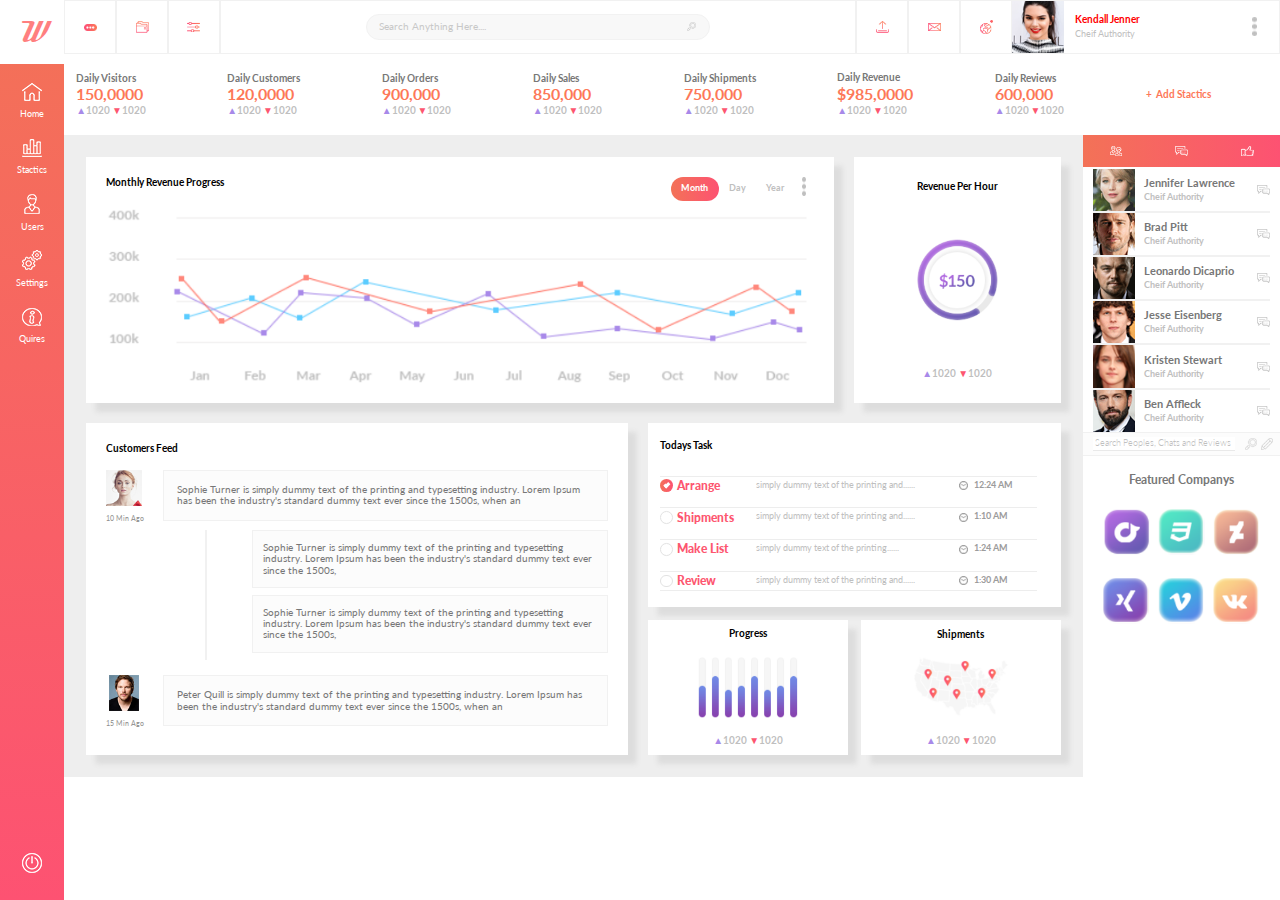
<file: index.htm>
<!DOCTYPE html>
<html lang="en">
<head>
    <meta charset="UTF-8">
    <meta name="viewport" content="width=device-width, initial-scale=1.0">
    
    <link rel="stylesheet" href="./source/style/main.css">
    <link href="https://fonts.googleapis.com/css2?family=Lato:wght@100;300;400;700;900&display=swap" rel="stylesheet">
    <title>Hollywood dashboard</title>
</head>
<body>
<div class="wrapper">
    <nav class="nav">
        <span class="nav__logo">W</span>

      <a class="nav__link" href="#">
        <span class="nav__link__name">Home</span>
      </a>
      <a class="nav__link" href="#">
        <span class="nav__link__name">Stactics</span>
      </a>
      <a class="nav__link" href="#">
        <span class="nav__link__name">Users</span>
      </a>
      <a class="nav__link" href="#">
        <span class="nav__link__name">Settings</span>
      </a>
      <a class="nav__link" href="#">
        <span class="nav__link__name">Quires</span>
      </a>

      <a class="nav__link" href="#"></a> <!-- Nav / Power button (bottom) -->
      <div class="burger-menu"></div>
    </nav> <!--end of Nav -->

  <div class="container">
    <header class="header">

        <div class="header_top">
          <a class="header_top__link" href="#"></a>
          <a class="header_top__link" href="#"></a>
          <a class="header_top__link" href="#"></a>
          <div class="header_top__search">
            <input class="header_top__search--input" type="text" value="Search Anything Here....">
          </div>
          <a class="header_top__link" href="#"></a>
          <a class="header_top__link" href="#"></a>
          <a class="header_top__link" href="#"></a>
          <div class="header_top__person">
            <img class="header_top__person-photo" src="./source/img/header/Person.png" alt="Kendall Jenner">
            <p class="header_top__person-name">Kendall Jenner</p>
            <p class="header_top__person-occupation">Cheif Authority</p>
          </div>
          <div class="header_top__dots">
            <span class="dots"></span>
          </div>
        </div> 
        <!--end of .header_top -->

        <div class="header_bottom">
          <div class="header_bottom__stat">
            <div class="header_bottom__stat--name">Daily Visitors</div>
            <div class="header_bottom__stat--value">150,0000</div>
            <div class="header_bottom__stat--today">
              <div class="header_bottom__stat--today-up">1020</div>
              <div class="header_bottom__stat--today-down">1020</div>
            </div>
          </div>
          <div class="header_bottom__stat">
            <div class="header_bottom__stat--name">Daily Customers</div>
            <div class="header_bottom__stat--value">120,0000</div>
            <div class="header_bottom__stat--today">
              <div class="header_bottom__stat--today-up">1020</div>
              <div class="header_bottom__stat--today-down">1020</div>
            </div>
          </div>
          <div class="header_bottom__stat">
            <div class="header_bottom__stat--name">Daily Orders</div>
            <div class="header_bottom__stat--value">900,000</div>
            <div class="header_bottom__stat--today">
              <div class="header_bottom__stat--today-up">1020</div>
              <div class="header_bottom__stat--today-down">1020</div>
            </div>
          </div>
          <div class="header_bottom__stat">
            <div class="header_bottom__stat--name">Daily Sales</div>
            <div class="header_bottom__stat--value">850,000</div>
            <div class="header_bottom__stat--today">
              <div class="header_bottom__stat--today-up">1020</div>
              <div class="header_bottom__stat--today-down">1020</div>
            </div>
          </div>
          <div class="header_bottom__stat">
            <div class="header_bottom__stat--name">Daily Shipments</div>
            <div class="header_bottom__stat--value">750,000</div>
            <div class="header_bottom__stat--today">
              <div class="header_bottom__stat--today-up">1020</div>
              <div class="header_bottom__stat--today-down">1020</div>
            </div>
          </div>
          <div class="header_bottom__stat">
            <div class="header_bottom__stat--name">Daily Revenue</div>
            <div class="header_bottom__stat--value">$985,0000</div>
            <div class="header_bottom__stat--today">
              <div class="header_bottom__stat--today-up">1020</div>
              <div class="header_bottom__stat--today-down">1020</div>
            </div>
          </div>
          <div class="header_bottom__stat">
            <div class="header_bottom__stat--name">Daily Reviews</div>
            <div class="header_bottom__stat--value">600,000</div>
            <div class="header_bottom__stat--today">
              <div class="header_bottom__stat--today-up">1020</div>
              <div class="header_bottom__stat--today-down">1020</div>
            </div>
          </div>
          <div class="header_bottom__add-stat">+‎&#160;&#160;Add Stactics</div>
        </div> <!--end of .header_bottom -->
    </header> <!--end of header -->

    <main class="main">
      <div class="main__Monthly">
        <div class="main__title">Monthly Revenue Progress</div>
        <div class="main__radio-box">
  
            <input class="main__period-radio" type="radio" name="period" id="period-month" checked>
						<label for="period-month">
							<span class="main__period">Month</span>
            </label>
            <input class="main__period-radio" type="radio" name="period" id="period-day">
						<label for="period-day">
							<span class="main__period">Day</span>
            </label>
            <input class="main__period-radio" type="radio" name="period" id="period-year">
						<label for="period-year">
							<span class="main__period">Year</span>
            </label>
        </div>
        <span class="main__period__dots"></span>

        <img class="main__Monthly__graph" src="./source/img/main/Monthly-graph.png" alt="Monthly Revenue Progress graph">
      </div>
      <div class="main__Revenue">
        <div class="main__title">Revenue Per Hour</div>
        <img class="main__Revenue__graph" src="./source/img/main/Revenue.png" alt="Revenue Per Hour graph">
        <div class="direction--row">
          <div class="header_bottom__stat--today-up">1020</div>
          <div class="header_bottom__stat--today-down">1020</div>
        </div>
      </div>
      <div class="main__Customers">
        <div class="main__title">Customers Feed</div>
        <div class="main__Customers__box">
          <div class="main__Customers__photo-box">
            <img class="main__Customers__photo" src="./source/img/main/Customer-Sophie_Turner.png" alt="Sophie Turner">
            <span class="main__Customers__photo-time">10 Min Ago</span>
          </div>
          <div class="main__Customers__feed-box">
            <span class="main__Customers__feed">
              Sophie Turner is simply dummy text of the printing and 
              typesetting industry. Lorem Ipsum has been the industry's standard dummy text ever since the 1500s, when an
            </span>
            <div class="main__Customers__feed-old">
              <span class="main__Customers__feed">
              Sophie Turner is simply dummy text of the printing and 
              typesetting industry. Lorem Ipsum has been the industry's standard dummy text ever since the 1500s,
              </span>
              <span class="main__Customers__feed">
              Sophie Turner is simply dummy text of the printing and 
              typesetting industry. Lorem Ipsum has been the industry's standard dummy text ever since the 1500s,
              </span>
            </div>
          </div>
        </div>
        <div class="main__Customers__box">
          <div class="main__Customers__photo-box">
            <img class="main__Customers__photo" src="./source/img/main/Customer-Peter_Quill.png" alt="Peter Quill">
            <span class="main__Customers__photo-time">15 Min Ago</span>
          </div>
          <div class="main__Customers__feed-box">
            <span class="main__Customers__feed">
              Peter Quill is simply dummy text of the printing and 
              typesetting industry. Lorem Ipsum has been the industry's standard dummy text ever since the 1500s, when an
            </span>
          </div>
        </div>
      </div>
      <div class="main__box">
        <div class="main__Todays">
          <div class="main__title">Todays Task</div>
          <div class="main__checkbox__container">
            <input class="main__checkbox" type="checkbox" id="c1" name="cc" checked>
            <label for="c1"></label>
            <span class="main__checkbox__name">Arrange</span>
            <span class="main__checkbox__description">simply dummy text of the printing and......</span>
            <span class="main__checkbox__clock">12:24 AM</span>
          </div>
          <div class="main__checkbox__container">
            <input class="main__checkbox" type="checkbox" id="c2" name="cc">
            <label for="c2"></label>
            <span class="main__checkbox__name">Shipments</span>
            <span class="main__checkbox__description">simply dummy text of the printing and......</span>
            <span class="main__checkbox__clock">1:10 AM</span>
          </div>
          <div class="main__checkbox__container">
            <input class="main__checkbox" type="checkbox" id="c3" name="cc">
            <label for="c3"></label>
            <span class="main__checkbox__name">Make List</span>
            <span class="main__checkbox__description">simply dummy text of the printing......</span>
            <span class="main__checkbox__clock">1:24 AM</span>
          </div>
          <div class="main__checkbox__container">
            <input class="main__checkbox" type="checkbox" id="c4" name="cc">
            <label for="c4"></label>
            <span class="main__checkbox__name">Review</span>
            <span class="main__checkbox__description">simply dummy text of the printing and......</span>
            <span class="main__checkbox__clock">1:30 AM</span>
          </div>
        </div>
        <div class="main__box--row">
          <div class="main__Progress">
            <div class="main__title">Progress</div>
            <img class="main__Progress__graph" src="./source/img/main/Progress.png" alt="Progress graph">
            <div class="direction--row">
              <div class="header_bottom__stat--today-up">1020</div>
              <div class="header_bottom__stat--today-down">1020</div>
            </div>
          </div>
          <div class="main__Shipments">
            <div class="main__title">Shipments</div>
            <img class="main__Shipments__graph" src="./source/img/main/Shipments.png" alt="Shipments graph">
            <div class="direction--row">
              <div class="header_bottom__stat--today-up">1020</div>
              <div class="header_bottom__stat--today-down">1020</div>
            </div>
          </div>
      </div>
      </div>
    </main> <!--end of main -->

    <div class="side-box"> <!--start of .side-box >> aside + footer -->
      <aside class="aside">
        <div class="aside__menu">
          <div class="aside__menu__icon"></div>
          <div class="aside__menu__icon"></div>
          <div class="aside__menu__icon"></div>
        </div>

        <div class="aside__actor">
          <img class="aside__actor--photo" src="./source/img/aside/actor-Jennifer_Lawrence.png" alt="Jennifer Lawrence">
          <p class="aside__actor--name">Jennifer Lawrence</p>
        </div>
        <div class="aside__actor">
          <img class="aside__actor--photo" src="./source/img/aside/actor-Brad_Pitt.png" alt="Brad Pitt">
          <p class="aside__actor--name">Brad Pitt</p>
        </div>
        <div class="aside__actor">
          <img class="aside__actor--photo" src="./source/img/aside/actor-Leonardo_Dicaprio.png" alt="Leonardo Dicaprio">
          <p class="aside__actor--name">Leonardo Dicaprio</p>
        </div>
        <div class="aside__actor">
          <img class="aside__actor--photo" src="./source/img/aside/actor-Jesse_Eisenberg.png" alt="Jesse Eisenberg">
          <p class="aside__actor--name">Jesse Eisenberg</p>
        </div>
        <div class="aside__actor">
          <img class="aside__actor--photo" src="./source/img/aside/actor-Kristen_Stewart.png" alt="Kristen Stewart">
          <p class="aside__actor--name">Kristen Stewart</p>
        </div>
        <div class="aside__actor">
          <img class="aside__actor--photo" src="./source/img/aside/actor-Ben_Affleck.png" alt="Ben Affleck">
          <p class="aside__actor--name">Ben Affleck</p>
        </div>
        
        <div class="aside__search">
          <input class="aside__search--input" type="text" value="Search Peoples, Chats and Reviews">
          <button class="aside__search--zoom"></button>
          <button class="aside__search--edit"></button>
        </div>
      </aside> <!--end of aside -->
       
      <footer class="footer">
        <span class="footer__title">Featured Companys</span>
        <div class="footer_box">
          <div class="footer__link"></div>
          <div class="footer__link"></div>
          <div class="footer__link"></div>
          <div class="footer__link"></div>
          <div class="footer__link"></div>
          <div class="footer__link"></div>
        </div>
      </footer> <!--end of footer -->
    </div> <!--end of .side-box -->

  </div> <!--end of .container -->
</div> <!--end of .wrapper -->
</body>
</html>
</file>
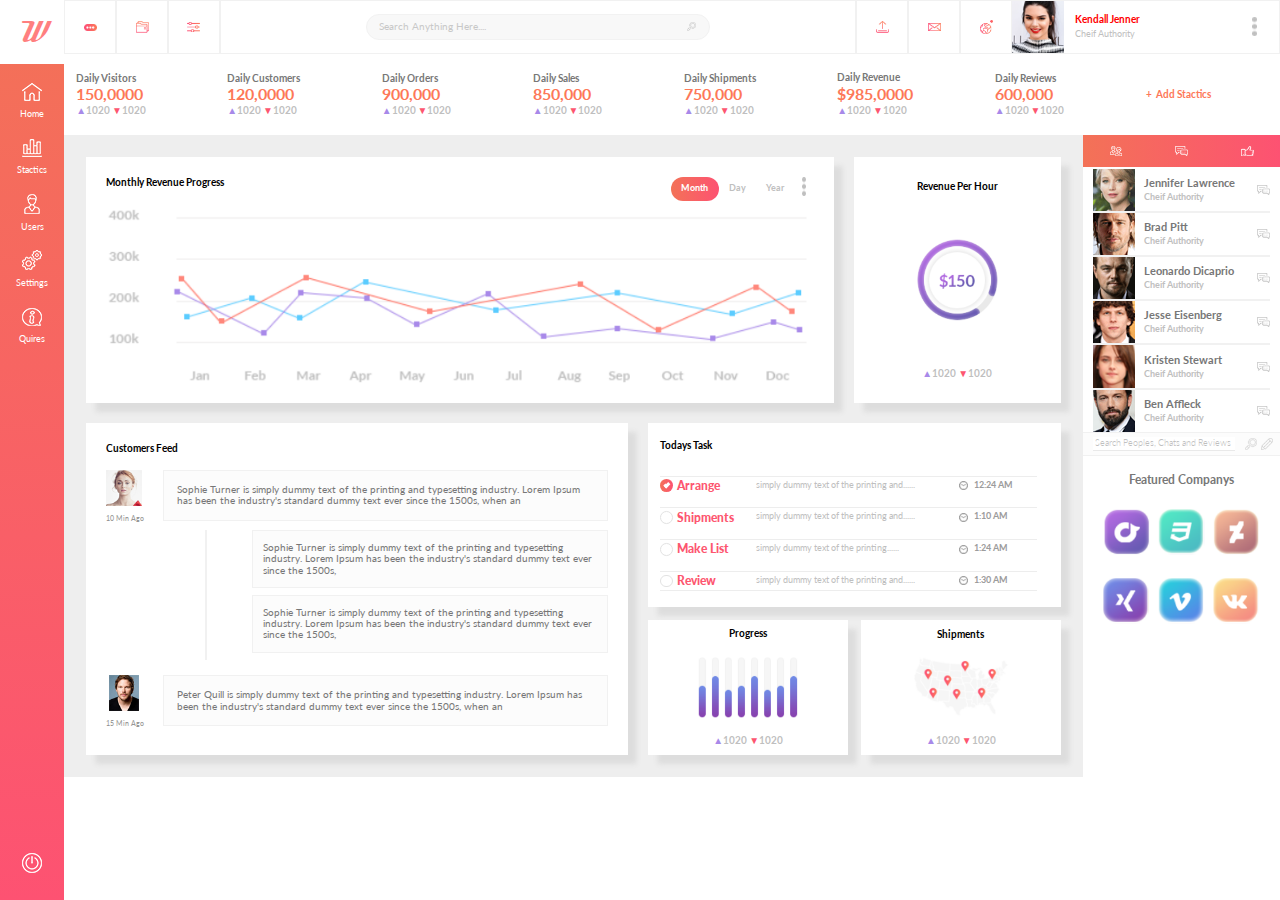
<file: index.html>
<!DOCTYPE html>
<html lang="en">
<head>
    <meta charset="UTF-8">
    <meta name="viewport" content="width=device-width, initial-scale=1.0">
    
    <link rel="stylesheet" href="./source/style/main.css">
    <link href="https://fonts.googleapis.com/css2?family=Lato:wght@100;300;400;700;900&display=swap" rel="stylesheet">
    <title>Hollywood dashboard</title>
</head>
<body>
<div class="wrapper">
    <nav class="nav">
        <span class="nav__logo">W</span>

      <a class="nav__link" href="#">
        <span class="nav__link__name">Home</span>
      </a>
      <a class="nav__link" href="#">
        <span class="nav__link__name">Stactics</span>
      </a>
      <a class="nav__link" href="#">
        <span class="nav__link__name">Users</span>
      </a>
      <a class="nav__link" href="#">
        <span class="nav__link__name">Settings</span>
      </a>
      <a class="nav__link" href="#">
        <span class="nav__link__name">Quires</span>
      </a>

      <a class="nav__link" href="#"></a> <!-- Nav / Power button (bottom) -->
      <div class="burger-menu"></div>
    </nav> <!--end of Nav -->

  <div class="container">
    <header class="header">

        <div class="header_top">
          <a class="header_top__link" href="#"></a>
          <a class="header_top__link" href="#"></a>
          <a class="header_top__link" href="#"></a>
          <div class="header_top__search">
            <input class="header_top__search--input" type="text" value="Search Anything Here....">
          </div>
          <a class="header_top__link" href="#"></a>
          <a class="header_top__link" href="#"></a>
          <a class="header_top__link" href="#"></a>
          <div class="header_top__person">
            <img class="header_top__person-photo" src="./source/img/header/Person.png" alt="Kendall Jenner">
            <p class="header_top__person-name">Kendall Jenner</p>
            <p class="header_top__person-occupation">Cheif Authority</p>
          </div>
          <div class="header_top__dots">
            <span class="dots"></span>
          </div>
        </div> 
        <!--end of .header_top -->

        <div class="header_bottom">
          <div class="header_bottom__stat">
            <div class="header_bottom__stat--name">Daily Visitors</div>
            <div class="header_bottom__stat--value">150,0000</div>
            <div class="header_bottom__stat--today">
              <div class="header_bottom__stat--today-up">1020</div>
              <div class="header_bottom__stat--today-down">1020</div>
            </div>
          </div>
          <div class="header_bottom__stat">
            <div class="header_bottom__stat--name">Daily Customers</div>
            <div class="header_bottom__stat--value">120,0000</div>
            <div class="header_bottom__stat--today">
              <div class="header_bottom__stat--today-up">1020</div>
              <div class="header_bottom__stat--today-down">1020</div>
            </div>
          </div>
          <div class="header_bottom__stat">
            <div class="header_bottom__stat--name">Daily Orders</div>
            <div class="header_bottom__stat--value">900,000</div>
            <div class="header_bottom__stat--today">
              <div class="header_bottom__stat--today-up">1020</div>
              <div class="header_bottom__stat--today-down">1020</div>
            </div>
          </div>
          <div class="header_bottom__stat">
            <div class="header_bottom__stat--name">Daily Sales</div>
            <div class="header_bottom__stat--value">850,000</div>
            <div class="header_bottom__stat--today">
              <div class="header_bottom__stat--today-up">1020</div>
              <div class="header_bottom__stat--today-down">1020</div>
            </div>
          </div>
          <div class="header_bottom__stat">
            <div class="header_bottom__stat--name">Daily Shipments</div>
            <div class="header_bottom__stat--value">750,000</div>
            <div class="header_bottom__stat--today">
              <div class="header_bottom__stat--today-up">1020</div>
              <div class="header_bottom__stat--today-down">1020</div>
            </div>
          </div>
          <div class="header_bottom__stat">
            <div class="header_bottom__stat--name">Daily Revenue</div>
            <div class="header_bottom__stat--value">$985,0000</div>
            <div class="header_bottom__stat--today">
              <div class="header_bottom__stat--today-up">1020</div>
              <div class="header_bottom__stat--today-down">1020</div>
            </div>
          </div>
          <div class="header_bottom__stat">
            <div class="header_bottom__stat--name">Daily Reviews</div>
            <div class="header_bottom__stat--value">600,000</div>
            <div class="header_bottom__stat--today">
              <div class="header_bottom__stat--today-up">1020</div>
              <div class="header_bottom__stat--today-down">1020</div>
            </div>
          </div>
          <div class="header_bottom__add-stat">+‎&#160;&#160;Add Stactics</div>
        </div> <!--end of .header_bottom -->
    </header> <!--end of header -->

    <main class="main">
      <div class="main__Monthly">
        <div class="main__title">Monthly Revenue Progress</div>
        <div class="main__radio-box">
  
          <input class="main__period-radio" type="radio" name="period" id="period-month" checked>
					<label for="period-month">
						<span class="main__period">Month</span>
          </label>
          <input class="main__period-radio" type="radio" name="period" id="period-day">
					<label for="period-day">
						<span class="main__period">Day</span>
          </label>
          <input class="main__period-radio" type="radio" name="period" id="period-year">
					<label for="period-year">
						<span class="main__period">Year</span>
          </label>
        </div>
        <span class="main__period__dots"></span>

        <img class="main__Monthly__graph" src="./source/img/main/Monthly-graph.png" alt="Monthly Revenue Progress graph">
      </div>
      <div class="main__Revenue">
        <div class="main__title">Revenue Per Hour</div>
        <img class="main__Revenue__graph" src="./source/img/main/Revenue.png" alt="Revenue Per Hour graph">
        <div class="direction--row">
          <div class="header_bottom__stat--today-up">1020</div>
          <div class="header_bottom__stat--today-down">1020</div>
        </div>
      </div>
      <div class="main__Customers">
        <div class="main__title">Customers Feed</div>
        <div class="main__Customers__box">
          <div class="main__Customers__photo-box">
            <img class="main__Customers__photo" src="./source/img/main/Customer-Sophie_Turner.png" alt="Sophie Turner">
            <span class="main__Customers__photo-time">10 Min Ago</span>
          </div>
          <div class="main__Customers__feed-box">
            <span class="main__Customers__feed">
              Sophie Turner is simply dummy text of the printing and 
              typesetting industry. Lorem Ipsum has been the industry's standard dummy text ever since the 1500s, when an
            </span>
            <div class="main__Customers__feed-old">
              <span class="main__Customers__feed">
              Sophie Turner is simply dummy text of the printing and 
              typesetting industry. Lorem Ipsum has been the industry's standard dummy text ever since the 1500s,
              </span>
              <span class="main__Customers__feed">
              Sophie Turner is simply dummy text of the printing and 
              typesetting industry. Lorem Ipsum has been the industry's standard dummy text ever since the 1500s,
              </span>
            </div>
          </div>
        </div>
        <div class="main__Customers__box">
          <div class="main__Customers__photo-box">
            <img class="main__Customers__photo" src="./source/img/main/Customer-Peter_Quill.png" alt="Peter Quill">
            <span class="main__Customers__photo-time">15 Min Ago</span>
          </div>
          <div class="main__Customers__feed-box">
            <span class="main__Customers__feed">
              Peter Quill is simply dummy text of the printing and 
              typesetting industry. Lorem Ipsum has been the industry's standard dummy text ever since the 1500s, when an
            </span>
          </div>
        </div>
      </div>
      <div class="main__box">
        <div class="main__Todays">
          <div class="main__title">Todays Task</div>
          <div class="main__checkbox__container">
            <input class="main__checkbox" type="checkbox" id="c1" name="cc" checked>
            <label for="c1"></label>
            <span class="main__checkbox__name">Arrange</span>
            <span class="main__checkbox__description">simply dummy text of the printing and......</span>
            <span class="main__checkbox__clock">12:24 AM</span>
          </div>
          <div class="main__checkbox__container">
            <input class="main__checkbox" type="checkbox" id="c2" name="cc">
            <label for="c2"></label>
            <span class="main__checkbox__name">Shipments</span>
            <span class="main__checkbox__description">simply dummy text of the printing and......</span>
            <span class="main__checkbox__clock">1:10 AM</span>
          </div>
          <div class="main__checkbox__container">
            <input class="main__checkbox" type="checkbox" id="c3" name="cc">
            <label for="c3"></label>
            <span class="main__checkbox__name">Make List</span>
            <span class="main__checkbox__description">simply dummy text of the printing......</span>
            <span class="main__checkbox__clock">1:24 AM</span>
          </div>
          <div class="main__checkbox__container">
            <input class="main__checkbox" type="checkbox" id="c4" name="cc">
            <label for="c4"></label>
            <span class="main__checkbox__name">Review</span>
            <span class="main__checkbox__description">simply dummy text of the printing and......</span>
            <span class="main__checkbox__clock">1:30 AM</span>
          </div>
        </div>
        <div class="main__box--row">
          <div class="main__Progress">
            <div class="main__title">Progress</div>
            <img class="main__Progress__graph" src="./source/img/main/Progress.png" alt="Progress graph">
            <div class="direction--row">
              <div class="header_bottom__stat--today-up">1020</div>
              <div class="header_bottom__stat--today-down">1020</div>
            </div>
          </div>
          <div class="main__Shipments">
            <div class="main__title">Shipments</div>
            <img class="main__Shipments__graph" src="./source/img/main/Shipments.png" alt="Shipments graph">
            <div class="direction--row">
              <div class="header_bottom__stat--today-up">1020</div>
              <div class="header_bottom__stat--today-down">1020</div>
            </div>
          </div>
      </div>
      </div>
    </main> <!--end of main -->

    <div class="side-box"> <!--start of .side-box >> aside + footer -->
      <aside class="aside">
        <div class="aside__menu">
          <div class="aside__menu__icon"></div>
          <div class="aside__menu__icon"></div>
          <div class="aside__menu__icon"></div>
        </div>

        <div class="aside__actor">
          <img class="aside__actor--photo" src="./source/img/aside/actor-Jennifer_Lawrence.png" alt="Jennifer Lawrence">
          <p class="aside__actor--name">Jennifer Lawrence</p>
        </div>
        <div class="aside__actor">
          <img class="aside__actor--photo" src="./source/img/aside/actor-Brad_Pitt.png" alt="Brad Pitt">
          <p class="aside__actor--name">Brad Pitt</p>
        </div>
        <div class="aside__actor">
          <img class="aside__actor--photo" src="./source/img/aside/actor-Leonardo_Dicaprio.png" alt="Leonardo Dicaprio">
          <p class="aside__actor--name">Leonardo Dicaprio</p>
        </div>
        <div class="aside__actor">
          <img class="aside__actor--photo" src="./source/img/aside/actor-Jesse_Eisenberg.png" alt="Jesse Eisenberg">
          <p class="aside__actor--name">Jesse Eisenberg</p>
        </div>
        <div class="aside__actor">
          <img class="aside__actor--photo" src="./source/img/aside/actor-Kristen_Stewart.png" alt="Kristen Stewart">
          <p class="aside__actor--name">Kristen Stewart</p>
        </div>
        <div class="aside__actor">
          <img class="aside__actor--photo" src="./source/img/aside/actor-Ben_Affleck.png" alt="Ben Affleck">
          <p class="aside__actor--name">Ben Affleck</p>
        </div>
        
        <div class="aside__search">
          <input class="aside__search--input" type="text" value="Search Peoples, Chats and Reviews">
          <button class="aside__search--zoom"></button>
          <button class="aside__search--edit"></button>
        </div>
      </aside> <!--end of aside -->
       
      <footer class="footer">
        <span class="footer__title">Featured Companys</span>
        <div class="footer_box">
          <div class="footer__link"></div>
          <div class="footer__link"></div>
          <div class="footer__link"></div>
          <div class="footer__link"></div>
          <div class="footer__link"></div>
          <div class="footer__link"></div>
        </div>
      </footer> <!--end of footer -->
    </div> <!--end of .side-box -->

  </div> <!--end of .container -->
</div> <!--end of .wrapper -->
</body>
</html>
</file>
<file: source/style/main.css>
@charset "UTF-8";
/*! normalize.css v8.0.1 | MIT License | github.com/necolas/normalize.css */
/* Document
   ========================================================================== */
/**
 * 1. Correct the line height in all browsers.
 * 2. Prevent adjustments of font size after orientation changes in iOS.
 */
html {
  line-height: 1.15;
  /* 1 */
  -webkit-text-size-adjust: 100%;
  /* 2 */
}

/* Sections
     ========================================================================== */
/**
   * Remove the margin in all browsers.
   */
body {
  margin: 0;
}

/**
   * Render the `main` element consistently in IE.
   */
main {
  display: block;
}

/**
   * Correct the font size and margin on `h1` elements within `section` and
   * `article` contexts in Chrome, Firefox, and Safari.
   */
h1 {
  font-size: 2em;
  margin: 0.67em 0;
}

/* Grouping content
     ========================================================================== */
/**
   * 1. Add the correct box sizing in Firefox.
   * 2. Show the overflow in Edge and IE.
   */
hr {
  -webkit-box-sizing: content-box;
          box-sizing: content-box;
  /* 1 */
  height: 0;
  /* 1 */
  overflow: visible;
  /* 2 */
}

/**
   * 1. Correct the inheritance and scaling of font size in all browsers.
   * 2. Correct the odd `em` font sizing in all browsers.
   */
pre {
  font-family: monospace, monospace;
  /* 1 */
  font-size: 1em;
  /* 2 */
}

/* Text-level semantics
     ========================================================================== */
/**
   * Remove the gray background on active links in IE 10.
   */
a {
  background-color: transparent;
}

/**
   * 1. Remove the bottom border in Chrome 57-
   * 2. Add the correct text decoration in Chrome, Edge, IE, Opera, and Safari.
   */
abbr[title] {
  border-bottom: none;
  /* 1 */
  text-decoration: underline;
  /* 2 */
  -webkit-text-decoration: underline dotted;
          text-decoration: underline dotted;
  /* 2 */
}

/**
   * Add the correct font weight in Chrome, Edge, and Safari.
   */
b,
strong {
  font-weight: bolder;
}

/**
   * 1. Correct the inheritance and scaling of font size in all browsers.
   * 2. Correct the odd `em` font sizing in all browsers.
   */
code,
kbd,
samp {
  font-family: monospace, monospace;
  /* 1 */
  font-size: 1em;
  /* 2 */
}

/**
   * Add the correct font size in all browsers.
   */
small {
  font-size: 80%;
}

/**
   * Prevent `sub` and `sup` elements from affecting the line height in
   * all browsers.
   */
sub,
sup {
  font-size: 75%;
  line-height: 0;
  position: relative;
  vertical-align: baseline;
}

sub {
  bottom: -0.25em;
}

sup {
  top: -0.5em;
}

/* Embedded content
     ========================================================================== */
/**
   * Remove the border on images inside links in IE 10.
   */
img {
  border-style: none;
}

/* Forms
     ========================================================================== */
/**
   * 1. Change the font styles in all browsers.
   * 2. Remove the margin in Firefox and Safari.
   */
button,
input,
optgroup,
select,
textarea {
  font-family: inherit;
  /* 1 */
  font-size: 100%;
  /* 1 */
  line-height: 1.15;
  /* 1 */
  margin: 0;
  /* 2 */
}

/**
   * Show the overflow in IE.
   * 1. Show the overflow in Edge.
   */
button,
input {
  /* 1 */
  overflow: visible;
}

/**
   * Remove the inheritance of text transform in Edge, Firefox, and IE.
   * 1. Remove the inheritance of text transform in Firefox.
   */
button,
select {
  /* 1 */
  text-transform: none;
}

/**
   * Correct the inability to style clickable types in iOS and Safari.
   */
button,
[type="button"],
[type="reset"],
[type="submit"] {
  -webkit-appearance: button;
}

/**
   * Remove the inner border and padding in Firefox.
   */
button::-moz-focus-inner,
[type="button"]::-moz-focus-inner,
[type="reset"]::-moz-focus-inner,
[type="submit"]::-moz-focus-inner {
  border-style: none;
  padding: 0;
}

/**
   * Restore the focus styles unset by the previous rule.
   */
button:-moz-focusring,
[type="button"]:-moz-focusring,
[type="reset"]:-moz-focusring,
[type="submit"]:-moz-focusring {
  outline: 1px dotted ButtonText;
}

/**
   * Correct the padding in Firefox.
   */
fieldset {
  padding: 0.35em 0.75em 0.625em;
}

/**
   * 1. Correct the text wrapping in Edge and IE.
   * 2. Correct the color inheritance from `fieldset` elements in IE.
   * 3. Remove the padding so developers are not caught out when they zero out
   *    `fieldset` elements in all browsers.
   */
legend {
  -webkit-box-sizing: border-box;
          box-sizing: border-box;
  /* 1 */
  color: inherit;
  /* 2 */
  display: table;
  /* 1 */
  max-width: 100%;
  /* 1 */
  padding: 0;
  /* 3 */
  white-space: normal;
  /* 1 */
}

/**
   * Add the correct vertical alignment in Chrome, Firefox, and Opera.
   */
progress {
  vertical-align: baseline;
}

/**
   * Remove the default vertical scrollbar in IE 10+.
   */
textarea {
  overflow: auto;
}

/**
   * 1. Add the correct box sizing in IE 10.
   * 2. Remove the padding in IE 10.
   */
[type="checkbox"],
[type="radio"] {
  -webkit-box-sizing: border-box;
          box-sizing: border-box;
  /* 1 */
  padding: 0;
  /* 2 */
}

/**
   * Correct the cursor style of increment and decrement buttons in Chrome.
   */
[type="number"]::-webkit-inner-spin-button,
[type="number"]::-webkit-outer-spin-button {
  height: auto;
}

/**
   * 1. Correct the odd appearance in Chrome and Safari.
   * 2. Correct the outline style in Safari.
   */
[type="search"] {
  -webkit-appearance: textfield;
  /* 1 */
  outline-offset: -2px;
  /* 2 */
}

/**
   * Remove the inner padding in Chrome and Safari on macOS.
   */
[type="search"]::-webkit-search-decoration {
  -webkit-appearance: none;
}

/**
   * 1. Correct the inability to style clickable types in iOS and Safari.
   * 2. Change font properties to `inherit` in Safari.
   */
::-webkit-file-upload-button {
  -webkit-appearance: button;
  /* 1 */
  font: inherit;
  /* 2 */
}

/* Interactive
     ========================================================================== */
/*
   * Add the correct display in Edge, IE 10+, and Firefox.
   */
details {
  display: block;
}

/*
   * Add the correct display in all browsers.
   */
summary {
  display: list-item;
}

/* Misc
     ========================================================================== */
/**
   * Add the correct display in IE 10+.
   */
template {
  display: none;
}

/**
   * Add the correct display in IE 10.
   */
[hidden] {
  display: none;
}

.wrapper {
  min-width: 320px;
  min-height: 720px;
  max-width: 1366px;
  font-family: 'Lato', sans-serif;
  display: -webkit-box;
  display: -ms-flexbox;
  display: flex;
  -webkit-box-orient: horizontal;
  -webkit-box-direction: normal;
      -ms-flex-direction: row;
          flex-direction: row;
  -ms-flex-wrap: wrap;
      flex-wrap: wrap;
}

.container {
  display: -webkit-box;
  display: -ms-flexbox;
  display: flex;
  width: 100%;
  height: auto;
  -webkit-box-orient: horizontal;
  -webkit-box-direction: normal;
      -ms-flex-direction: row;
          flex-direction: row;
  -ms-flex-wrap: wrap;
      flex-wrap: wrap;
  -webkit-box-pack: start;
      -ms-flex-pack: start;
          justify-content: flex-start;
  -ms-flex-line-pack: start;
      align-content: flex-start;
  margin-left: 5vw;
}

@font-face {
  font-family: 'Deftone Stylus';
  /* Гарнитура шрифта */
  src: url("../../source/fonts/Deftone_Stylus.ttf");
  /* Путь к файлу со шрифтом */
}

.nav {
  display: -webkit-box;
  display: -ms-flexbox;
  display: flex;
  -webkit-box-orient: vertical;
  -webkit-box-direction: normal;
      -ms-flex-direction: column;
          flex-direction: column;
  position: fixed;
  width: 5vw;
  height: 100vh;
  background: -webkit-gradient(linear, left top, left bottom, from(#f37257), to(#fd5272));
  background: linear-gradient(to bottom, #f37257, #fd5272);
  text-decoration: none;
}

.nav__logo {
  display: -webkit-box;
  display: -ms-flexbox;
  display: flex;
  width: 5vw;
  height: 5vw;
  -webkit-box-orient: vertical;
  -webkit-box-direction: normal;
      -ms-flex-direction: column;
          flex-direction: column;
  -ms-flex-wrap: wrap;
      flex-wrap: wrap;
  -webkit-box-pack: center;
      -ms-flex-pack: center;
          justify-content: center;
  -ms-flex-line-pack: center;
      align-content: center;
  background-color: #FFFFFF;
  color: rgba(255, 0, 0, 0.5);
  font-family: 'Deftone Stylus', arial;
  font-size: 2.5vw;
}

.nav__link {
  display: -webkit-box;
  display: -ms-flexbox;
  display: flex;
  width: auto;
  height: auto;
  -webkit-box-orient: vertical;
  -webkit-box-direction: normal;
      -ms-flex-direction: column;
          flex-direction: column;
  -ms-flex-wrap: wrap;
      flex-wrap: wrap;
  -webkit-box-pack: end;
      -ms-flex-pack: end;
          justify-content: flex-end;
  -ms-flex-line-pack: center;
      align-content: center;
  -webkit-box-flex: 1;
      -ms-flex-positive: 1;
          flex-grow: 1;
  text-decoration: none;
}

.nav__link__name {
  font-size: calc(5px + 0.4vmin);
  color: #FFFFFF;
}

.nav__link:nth-child(2) {
  background: url("../../source/img/nav/home.png") no-repeat center;
}

.nav__link:nth-child(3) {
  background: url("../../source/img/nav/bar-chart.png") no-repeat center;
}

.nav__link:nth-child(4) {
  background: url("../../source/img/nav/user.png") no-repeat center;
}

.nav__link:nth-child(5) {
  background: url("../../source/img/nav/settings.png") no-repeat center;
}

.nav__link:nth-child(6) {
  background: url("../../source/img/nav/information.png") no-repeat center;
}

.nav__link:nth-child(7) {
  -webkit-box-flex: 12;
      -ms-flex-positive: 12;
          flex-grow: 12;
  background: url("../../source/img/nav/power-button.png") no-repeat;
  background-position: 50% 95%;
}

.burger-menu {
  width: 5vw;
  height: 5vw;
}

.burger-menu::before {
  content: "";
  position: absolute;
  bottom: 1vw;
  width: 2.5vw;
  height: 0.55556vw;
  background-color: #FFFFFF;
  border-radius: 0.5vw;
}

.burger-menu {
  display: none;
  position: relative;
  top: 2.25vw;
  right: 1vw;
  width: 2.5vw;
  height: 0.55556vw;
  background-color: #FFFFFF;
  border-radius: 0.5vw;
  -webkit-transition: -webkit-transform 2s;
  transition: -webkit-transform 2s;
  transition: transform 2s;
  transition: transform 2s, -webkit-transform 2s;
}

.burger-menu::after {
  position: absolute;
  content: "";
  top: 1vw;
  width: 2.5vw;
  height: 0.55556vw;
  background-color: #FFFFFF;
  border-radius: 0.5vw;
}

.burger-menu:hover {
  -webkit-transform: rotate(360deg);
          transform: rotate(360deg);
}

.header {
  display: -webkit-box;
  display: -ms-flexbox;
  display: flex;
  -webkit-box-orient: vertical;
  -webkit-box-direction: normal;
      -ms-flex-direction: column;
          flex-direction: column;
  -webkit-box-pack: start;
      -ms-flex-pack: start;
          justify-content: flex-start;
  width: 100%;
  height: 15vmin;
  font-weight: bold;
  font-size: calc(6px + 0.77vmin);
}

.header_top {
  display: -webkit-box;
  display: -ms-flexbox;
  display: flex;
  -webkit-box-orient: horizontal;
  -webkit-box-direction: normal;
      -ms-flex-direction: row;
          flex-direction: row;
  height: 40%;
  width: 100%;
}

.header_top__link, .header_top__dots, .header_top__search, .header_top__person {
  display: -webkit-box;
  display: -ms-flexbox;
  display: flex;
  -webkit-box-flex: 1;
      -ms-flex-positive: 1;
          flex-grow: 1;
  border: 1px #F1F1F1 solid;
}

.header_top__link:nth-child(1) {
  background: url("../../source/img/header/more.png") no-repeat center;
  background-size: 1vmax;
}

.header_top__link:nth-child(2) {
  background: url("../../source/img/header/folder.png") no-repeat center;
  background-size: 1vmax;
}

.header_top__link:nth-child(3) {
  background: url("../../source/img/header/settings.png") no-repeat center;
  background-size: 1vmax;
}

.header_top__link:nth-child(5) {
  background: url("../../source/img/header/upload.png") no-repeat center;
  background-size: 1vmax;
}

.header_top__link:nth-child(6) {
  background: url("../../source/img/header/mail.png") no-repeat center;
  background-size: 1vmax;
}

.header_top__link:nth-child(7) {
  background: url("../../source/img/header/globe.png") no-repeat center;
  background-size: 1vmax;
}

.header_top__search {
  display: -webkit-box;
  display: -ms-flexbox;
  display: flex;
  -webkit-box-orient: horizontal;
  -webkit-box-direction: normal;
      -ms-flex-direction: row;
          flex-direction: row;
  -webkit-box-pack: center;
      -ms-flex-pack: center;
          justify-content: center;
  -ms-flex-line-pack: center;
      align-content: center;
  -ms-flex-wrap: wrap;
      flex-wrap: wrap;
  -webkit-box-flex: 10;
      -ms-flex-positive: 10;
          flex-grow: 10;
}

.header_top__search--input {
  width: 50%;
  padding: 1% 2%;
  border: 1px #F2F2F2 solid;
  border-radius: 3vmin;
  background: url("../../source/img/header/zoom-in.png") no-repeat 96%;
  background-size: 1vmin;
  background-color: #F8F8F8;
  color: #C8C8C8;
  font-size: calc(5px + 0.55vmin);
}

.header_top__person {
  display: -webkit-box;
  display: -ms-flexbox;
  display: flex;
  -webkit-box-orient: vertical;
  -webkit-box-direction: normal;
      -ms-flex-direction: column;
          flex-direction: column;
  -webkit-box-pack: center;
      -ms-flex-pack: center;
          justify-content: center;
  -ms-flex-line-pack: start;
      align-content: flex-start;
  -ms-flex-wrap: wrap;
      flex-wrap: wrap;
  -webkit-box-flex: 2;
      -ms-flex-positive: 2;
          flex-grow: 2;
  border-left: none;
  border-right: none;
}

.header_top__person-photo {
  height: 100%;
  -o-object-fit: contain;
     object-fit: contain;
}

.header_top__person-name {
  margin: 0 0 2% 5%;
  font-size: calc(5px + 0.55vmin);
  color: red;
}

.header_top__person-occupation {
  margin: 0 0 0 5%;
  font-size: calc(5px + 0.4vmin);
  font-weight: 400;
  color: #BFBFBF;
}

.header_top__dots {
  display: -webkit-box;
  display: -ms-flexbox;
  display: flex;
  border-left: none;
}

.dots {
  -webkit-box-flex: 1;
      -ms-flex-positive: 1;
          flex-grow: 1;
  background: url("../../source/img/header/Ellipse3.png") no-repeat center;
  background-size: 0.5vmin;
}

.header_bottom {
  height: 60%;
  display: -webkit-box;
  display: -ms-flexbox;
  display: flex;
  -webkit-box-orient: horizontal;
  -webkit-box-direction: normal;
      -ms-flex-direction: row;
          flex-direction: row;
  overflow-x: auto;
}

.header_bottom__stat, .header_bottom__add-stat {
  display: -webkit-box;
  display: -ms-flexbox;
  display: flex;
  -webkit-box-orient: vertical;
  -webkit-box-direction: normal;
      -ms-flex-direction: column;
          flex-direction: column;
  -webkit-box-pack: center;
      -ms-flex-pack: center;
          justify-content: center;
  -ms-flex-line-pack: center;
      align-content: center;
  -ms-flex-wrap: nowrap;
      flex-wrap: nowrap;
  -webkit-box-flex: 1;
      -ms-flex-positive: 1;
          flex-grow: 1;
  padding-left: 1%;
}

.header_bottom__add-stat {
  color: #FD7858;
  font-size: calc(5px + 0.55vmin);
}

.header_bottom__stat--name, .header_bottom__stat--value, .header_bottom__stat--today {
  display: -webkit-box;
  display: -ms-flexbox;
  display: flex;
  -webkit-box-orient: horizontal;
  -webkit-box-direction: normal;
      -ms-flex-direction: row;
          flex-direction: row;
  -webkit-box-pack: left;
      -ms-flex-pack: left;
          justify-content: left;
  -ms-flex-line-pack: center;
      align-content: center;
  -ms-flex-wrap: nowrap;
      flex-wrap: nowrap;
}

.header_bottom__stat--name, .header_bottom__stat--today-up, .header_bottom__stat--today-down {
  color: #777777;
  font-weight: bold;
  font-size: calc(5px + 0.55vmin);
}

.header_bottom__stat--value {
  margin: 1% 0;
  color: #FD7858;
  font-weight: bold;
  font-size: calc(6px + 1.1vmin);
}

.header_bottom__stat--today-up, .header_bottom__stat--today-down {
  color: #BFBFBF;
}

.header_bottom__stat--today-up::before {
  content: "\25B2";
  color: #A889E9;
}

.header_bottom__stat--today-down::before {
  content: "\00A0\25BC";
  color: #FD5670;
}

.main {
  display: -webkit-box;
  display: -ms-flexbox;
  display: flex;
  width: 79%;
  height: auto;
  -webkit-box-orient: horizontal;
  -webkit-box-direction: normal;
      -ms-flex-direction: row;
          flex-direction: row;
  -ms-flex-wrap: wrap;
      flex-wrap: wrap;
  -webkit-box-pack: justify;
      -ms-flex-pack: justify;
          justify-content: space-between;
  -ms-flex-line-pack: start;
      align-content: flex-start;
  -webkit-box-flex: 1;
      -ms-flex: auto;
          flex: auto;
  border: 1vw solid #EEEEEE;
  -webkit-box-sizing: border-box;
          box-sizing: border-box;
  background-color: #EEEEEE;
}

.main__Monthly, .main__Revenue, .main__Customers, .main__Todays, .main__Progress, .main__Shipments {
  display: -webkit-box;
  display: -ms-flexbox;
  display: flex;
  margin: 1%;
  -webkit-box-sizing: border-box;
          box-sizing: border-box;
  background-color: #FFFFFF;
  -webkit-box-shadow: 0.7vw 1vh 5px #DDDDDD;
          box-shadow: 0.7vw 1vh 5px #DDDDDD;
}

.main__Todays, .main__Progress, .main__Shipments {
  margin: 0;
}

.main__Revenue, .main__Progress, .main__Shipments {
  display: -webkit-box;
  display: -ms-flexbox;
  display: flex;
  -webkit-box-orient: vertical;
  -webkit-box-direction: normal;
      -ms-flex-direction: column;
          flex-direction: column;
  -ms-flex-pack: distribute;
      justify-content: space-around;
  -ms-flex-line-pack: center;
      align-content: center;
  -ms-flex-wrap: wrap;
      flex-wrap: wrap;
}

.direction--row {
  display: -webkit-box;
  display: -ms-flexbox;
  display: flex;
  -webkit-box-orient: horizontal;
  -webkit-box-direction: normal;
      -ms-flex-direction: row;
          flex-direction: row;
}

.main__title {
  display: -webkit-box;
  display: -ms-flexbox;
  display: flex;
  width: -webkit-max-content;
  width: -moz-max-content;
  width: max-content;
  font-size: calc(5px + 0.55vmin);
  font-weight: bold;
}

.main__Monthly {
  display: -webkit-box;
  display: -ms-flexbox;
  display: flex;
  width: 70%;
  height: auto;
  -webkit-box-orient: horizontal;
  -webkit-box-direction: normal;
      -ms-flex-direction: row;
          flex-direction: row;
  -ms-flex-wrap: wrap;
      flex-wrap: wrap;
  -webkit-box-pack: start;
      -ms-flex-pack: start;
          justify-content: flex-start;
  -ms-flex-line-pack: start;
      align-content: flex-start;
  -webkit-box-flex: 1;
      -ms-flex-positive: 1;
          flex-grow: 1;
  padding: 2%;
  overflow: auto;
}

.main__Monthly__graph {
  width: 99%;
  margin-top: 1%;
  -o-object-fit: contain;
     object-fit: contain;
}

.main__radio-box {
  display: -webkit-box;
  display: -ms-flexbox;
  display: flex;
  -webkit-box-flex: 1;
      -ms-flex-positive: 1;
          flex-grow: 1;
  -webkit-box-orient: horizontal;
  -webkit-box-direction: normal;
      -ms-flex-direction: row;
          flex-direction: row;
  -webkit-box-pack: end;
      -ms-flex-pack: end;
          justify-content: flex-end;
}

.main__period {
  display: -webkit-box;
  display: -ms-flexbox;
  display: flex;
  -webkit-box-flex: 1;
      -ms-flex-positive: 1;
          flex-grow: 1;
  padding: 0.8vh 0.8vw;
  color: #BFBFBF;
  font-weight: bold;
  font-size: calc(5px + 0.4vmin);
}

.main__period-radio {
  position: absolute;
  opacity: 0;
}

.main__period-radio + label span {
  display: -webkit-box;
  display: -ms-flexbox;
  display: flex;
  border: none;
  -webkit-box-sizing: border-box;
          box-sizing: border-box;
}

.main__period-radio:checked + label span {
  color: #FFFFFF;
  border: none;
  border-radius: 1vw;
  background: -webkit-gradient(linear, left top, right top, from(#f37257), to(#fd5272));
  background: linear-gradient(to right, #f37257, #fd5272);
}

.main__period__dots {
  display: -webkit-box;
  display: -ms-flexbox;
  display: flex;
  width: 1.5vmax;
  height: 1.5vmax;
  background: url("../../source/img/header/Ellipse3.png") no-repeat bottom;
  background-size: contain;
}

.main__Revenue {
  -webkit-box-flex: 1;
      -ms-flex-positive: 1;
          flex-grow: 1;
  -webkit-box-align: center;
      -ms-flex-align: center;
          align-items: center;
}

.main__Revenue__graph {
  width: auto;
  height: 33%;
  -o-object-fit: cover;
     object-fit: cover;
}

.main__Customers {
  width: 53%;
  -webkit-box-flex: 1;
      -ms-flex: auto;
          flex: auto;
  height: -webkit-fit-content;
  height: -moz-fit-content;
  height: fit-content;
  padding: 2%;
  display: -webkit-box;
  display: -ms-flexbox;
  display: flex;
  -webkit-box-orient: vertical;
  -webkit-box-direction: normal;
      -ms-flex-direction: column;
          flex-direction: column;
  overflow-y: auto;
}

.main__Customers__box {
  width: 100%;
  display: -webkit-box;
  display: -ms-flexbox;
  display: flex;
  -webkit-box-orient: horizontal;
  -webkit-box-direction: normal;
      -ms-flex-direction: row;
          flex-direction: row;
  margin-top: 3%;
}

.main__Customers__photo-box, .main__Customers__feed-box {
  display: -webkit-box;
  display: -ms-flexbox;
  display: flex;
  -webkit-box-orient: vertical;
  -webkit-box-direction: normal;
      -ms-flex-direction: column;
          flex-direction: column;
  -webkit-box-flex: 1;
      -ms-flex-positive: 1;
          flex-grow: 1;
}

.main__Customers__photo {
  display: -webkit-box;
  display: -ms-flexbox;
  display: flex;
  width: 4vmin;
  height: 4vmin;
  -o-object-fit: contain;
     object-fit: contain;
  -o-object-position: center;
     object-position: center;
}

.main__Customers__photo-time {
  padding-top: 1vh;
  display: -webkit-box;
  display: -ms-flexbox;
  display: flex;
  color: #979796;
  font-size: calc(4px + 0.3vmin);
}

.main__Customers__feed-box {
  width: 85%;
  -webkit-box-orient: vertical;
  -webkit-box-direction: normal;
      -ms-flex-direction: column;
          flex-direction: column;
  -webkit-box-align: end;
      -ms-flex-align: end;
          align-items: flex-end;
}

.main__Customers__feed-old {
  display: -webkit-box;
  display: -ms-flexbox;
  display: flex;
  -webkit-box-orient: vertical;
  -webkit-box-direction: normal;
      -ms-flex-direction: column;
          flex-direction: column;
  width: 80%;
  padding-left: 10%;
  border-left: 0.3vmin solid #F1F1F1;
  overflow: auto;
}

.main__Customers__feed {
  display: -webkit-box;
  display: -ms-flexbox;
  display: flex;
  margin-bottom: 2%;
  padding: 3%;
  border: 1px solid #F1F1F1;
  background-color: #FCFCFC;
  color: #777777;
  font-size: calc(5px + 0.55vmin);
  overflow: hidden;
}

.main__box {
  display: -webkit-box;
  display: -ms-flexbox;
  display: flex;
  width: 40%;
  height: auto;
  -webkit-box-orient: vertical;
  -webkit-box-direction: normal;
      -ms-flex-direction: column;
          flex-direction: column;
  -ms-flex-wrap: wrap;
      flex-wrap: wrap;
  -webkit-box-pack: justify;
      -ms-flex-pack: justify;
          justify-content: space-between;
  -ms-flex-line-pack: justify;
      align-content: space-between;
  -webkit-box-flex: 1;
      -ms-flex: auto;
          flex: auto;
  margin: 1%;
}

.main__Todays {
  display: -webkit-box;
  display: -ms-flexbox;
  display: flex;
  width: 100%;
  height: auto;
  -webkit-box-orient: vertical;
  -webkit-box-direction: normal;
      -ms-flex-direction: column;
          flex-direction: column;
  -ms-flex-wrap: nowrap;
      flex-wrap: nowrap;
  -webkit-box-pack: justify;
      -ms-flex-pack: justify;
          justify-content: space-between;
  -ms-flex-line-pack: start;
      align-content: flex-start;
  -webkit-box-flex: 1;
      -ms-flex: auto;
          flex: auto;
  margin-bottom: 3%;
  padding: 4% 3%;
  overflow: auto;
}

.main__checkbox__container {
  display: -webkit-box;
  display: -ms-flexbox;
  display: flex;
  width: 97%;
  height: auto;
  -webkit-box-orient: horizontal;
  -webkit-box-direction: normal;
      -ms-flex-direction: row;
          flex-direction: row;
  -ms-flex-wrap: nowrap;
      flex-wrap: nowrap;
  -webkit-box-pack: start;
      -ms-flex-pack: start;
          justify-content: flex-start;
  -ms-flex-line-pack: center;
      align-content: center;
  padding: 0.6% 0;
  border-top: 1px solid #EDEDED;
  overflow: hidden;
}

.main__checkbox__container:nth-child(2) {
  margin-top: 3%;
}

.main__checkbox__container:nth-child(5) {
  border-bottom: 1px solid #EDEDED;
}

.main__checkbox {
  position: absolute;
  opacity: 0;
}

.main__checkbox + label {
  display: -webkit-box;
  display: -ms-flexbox;
  display: flex;
  width: 1vmax;
  height: 1vmax;
  margin: auto 0;
  background: #FFFFFF;
  border-radius: 50%;
  border: 1px solid #E2E2E2;
  -webkit-box-sizing: border-box;
          box-sizing: border-box;
}

.main__checkbox:checked + label {
  border: none;
  background: -webkit-gradient(linear, left top, right top, from(#f37257), to(#fd5272));
  background: linear-gradient(to right, #f37257, #fd5272);
}

.main__checkbox:checked + label::after {
  content: "";
  width: 20%;
  height: 10%;
  margin: 0.3vmax auto;
  color: #FFFFFF;
  border-left: 0.4vmin;
  border-left-style: solid;
  border-bottom: 0.4vmin;
  border-bottom-style: solid;
  -webkit-transform: rotate(315deg);
          transform: rotate(315deg);
}

.main__checkbox__name {
  width: 20%;
  margin: auto 1%;
  color: #FD566F;
  font-size: calc(6px + 0.62vmin);
  font-weight: 900;
}

.main__checkbox__description {
  width: 54%;
  margin: auto 0;
  color: #BFBFBF;
  font-size: calc(5px + 0.4vmin);
}

.main__checkbox__clock {
  color: #9C9C9C;
  margin: auto 0;
  padding-left: 4%;
  font-size: calc(5px + 0.4vmin);
  font-weight: bold;
  background: url("../../source/img/main/clock.png") no-repeat left;
  background-size: 1vmin;
}

.main__box--row {
  display: -webkit-box;
  display: -ms-flexbox;
  display: flex;
  width: 100%;
  height: auto;
  -webkit-box-orient: horizontal;
  -webkit-box-direction: normal;
      -ms-flex-direction: row;
          flex-direction: row;
  -ms-flex-wrap: wrap;
      flex-wrap: wrap;
  -webkit-box-pack: justify;
      -ms-flex-pack: justify;
          justify-content: space-between;
  -ms-flex-line-pack: end;
      align-content: flex-end;
  -webkit-box-flex: 1;
      -ms-flex: auto;
          flex: auto;
}

.main__Progress, .main__Shipments {
  width: 48.5%;
  height: 100%;
  -webkit-box-align: center;
      -ms-flex-align: center;
          align-items: center;
}

.main__Progress__graph, .main__Shipments__graph {
  max-width: 50%;
  max-height: 50%;
  -o-object-fit: contain;
     object-fit: contain;
}

.side-box {
  -webkit-box-flex: 1;
      -ms-flex: auto;
          flex: auto;
}

.aside {
  height: 50%;
  display: -webkit-box;
  display: -ms-flexbox;
  display: flex;
  -webkit-box-orient: vertical;
  -webkit-box-direction: normal;
      -ms-flex-direction: column;
          flex-direction: column;
  -webkit-box-align: center;
      -ms-flex-align: center;
          align-items: center;
  -webkit-box-flex: 1;
      -ms-flex: auto;
          flex: auto;
}

.aside__menu {
  display: -webkit-box;
  display: -ms-flexbox;
  display: flex;
  width: 100%;
  height: 6vmin;
  -webkit-box-orient: horizontal;
  -webkit-box-direction: normal;
      -ms-flex-direction: row;
          flex-direction: row;
  -ms-flex-wrap: wrap;
      flex-wrap: wrap;
  -webkit-box-pack: center;
      -ms-flex-pack: center;
          justify-content: center;
  -ms-flex-line-pack: center;
      align-content: center;
  background: -webkit-gradient(linear, left top, right top, from(#f37257), to(#fd5272));
  background: linear-gradient(to right, #f37257, #fd5272);
  margin-bottom: 1%;
}

.aside__menu__icon {
  width: auto;
  -webkit-box-flex: 1;
      -ms-flex-positive: 1;
          flex-grow: 1;
  height: 33%;
}

.aside__menu__icon:nth-child(1) {
  background: url("../../source/img/aside/users.png") no-repeat center;
  background-size: contain;
}

.aside__menu__icon:nth-child(2) {
  background: url("../../source/img/aside/chat.png") no-repeat center;
  background-size: contain;
}

.aside__menu__icon:nth-child(3) {
  background: url("../../source/img/aside/like.png") no-repeat center;
  background-size: contain;
}

.aside__actor {
  width: 90%;
  -webkit-box-flex: 1;
      -ms-flex-positive: 1;
          flex-grow: 1;
  display: -webkit-box;
  display: -ms-flexbox;
  display: flex;
  -webkit-box-orient: horizontal;
  -webkit-box-direction: normal;
      -ms-flex-direction: row;
          flex-direction: row;
  background: url("../../source/img/aside/chat-actor.png") no-repeat right;
  background-size: 1vmax;
  border-bottom: 2px solid #F1F1F1;
  -webkit-box-align: center;
      -ms-flex-align: center;
          align-items: center;
}

.aside__actor:nth-child(7) {
  border-bottom: none;
}

.aside__actor--photo {
  max-width: 100%;
  max-height: 100%;
  -o-object-fit: contain;
     object-fit: contain;
}

.aside__actor--name {
  margin: 0 0 0 5%;
  color: #777777;
  font-size: calc(5px + 0.62vmin);
  font-weight: bold;
}

.aside__actor--name::after {
  white-space: pre;
  content: "\0a Cheif Authority";
  color: #BFBFBF;
  font-size: calc(5px + 0.4vmin);
}

.aside__search {
  display: -webkit-box;
  display: -ms-flexbox;
  display: flex;
  width: 100%;
  height: auto;
  -webkit-box-orient: horizontal;
  -webkit-box-direction: normal;
      -ms-flex-direction: row;
          flex-direction: row;
  -ms-flex-wrap: wrap;
      flex-wrap: wrap;
  -webkit-box-pack: start;
      -ms-flex-pack: start;
          justify-content: flex-start;
  -ms-flex-line-pack: center;
      align-content: center;
  background-color: #FCFCFC;
  border-top: #F1F1F1 1px solid;
  border-bottom: #F1F1F1 1px solid;
}

.aside__search--input {
  display: -webkit-box;
  display: -ms-flexbox;
  display: flex;
  margin: 2% 5%;
  padding-bottom: 1%;
  width: 70%;
  color: #C0C0C0;
  font-weight: 300;
  font-size: calc(5px + 0.4vmin);
  border: none;
  border-bottom: 1px solid #E9E9E9;
}

.aside__search--zoom {
  margin-right: 2%;
  background: url("../../source/img/aside/zoom.png") no-repeat center;
  background-size: contain;
  border: none;
}

.aside__search--edit {
  background: url("../../source/img/aside/edit.png") no-repeat center;
  background-size: contain;
  border: none;
}

.footer {
  display: -webkit-box;
  display: -ms-flexbox;
  display: flex;
  -webkit-box-orient: vertical;
  -webkit-box-direction: normal;
      -ms-flex-direction: column;
          flex-direction: column;
  -webkit-box-align: center;
      -ms-flex-align: center;
          align-items: center;
  height: 30%;
}

.footer__title {
  display: -webkit-box;
  display: -ms-flexbox;
  display: flex;
  width: 100%;
  height: 25%;
  -webkit-box-orient: horizontal;
  -webkit-box-direction: normal;
      -ms-flex-direction: row;
          flex-direction: row;
  -ms-flex-wrap: wrap;
      flex-wrap: wrap;
  -webkit-box-pack: center;
      -ms-flex-pack: center;
          justify-content: center;
  -ms-flex-line-pack: center;
      align-content: center;
  color: #777777;
  font-weight: bold;
  font-size: calc(6px + 0.62vmin);
}

.footer_box {
  display: -webkit-box;
  display: -ms-flexbox;
  display: flex;
  width: 80%;
  height: 65%;
  -webkit-box-orient: horizontal;
  -webkit-box-direction: normal;
      -ms-flex-direction: row;
          flex-direction: row;
  -ms-flex-wrap: wrap;
      flex-wrap: wrap;
  -webkit-box-pack: justify;
      -ms-flex-pack: justify;
          justify-content: space-between;
  -ms-flex-line-pack: justify;
      align-content: space-between;
}

.footer__link {
  display: -webkit-box;
  display: -ms-flexbox;
  display: flex;
  width: 30%;
  height: 45%;
}

.footer__link:nth-child(1) {
  background: url("../../source/img/footer/rdio.png") no-repeat center;
  background-size: contain;
}

.footer__link:nth-child(2) {
  background: url("../../source/img/footer/css3.png") no-repeat center;
  background-size: contain;
}

.footer__link:nth-child(3) {
  background: url("../../source/img/footer/deviantart.png") no-repeat center;
  background-size: contain;
}

.footer__link:nth-child(4) {
  background: url("../../source/img/footer/xing.png") no-repeat center;
  background-size: contain;
}

.footer__link:nth-child(5) {
  background: url("../../source/img/footer/vimeo.png") no-repeat center;
  background-size: contain;
}

.footer__link:nth-child(6) {
  background: url("../../source/img/footer/vk.png") no-repeat center;
  background-size: contain;
}

.main__period__dots, .dots {
  -webkit-transition: -webkit-transform 1s;
  transition: -webkit-transform 1s;
  transition: transform 1s;
  transition: transform 1s, -webkit-transform 1s;
}

.dots:hover, .main__period__dots:hover {
  -webkit-transform: scale(2) rotate(360deg);
          transform: scale(2) rotate(360deg);
}

@media screen and (max-width: 768px) {
  .wrapper {
    -webkit-box-orient: vertical;
    -webkit-box-direction: normal;
        -ms-flex-direction: column;
            flex-direction: column;
  }
  .nav {
    position: relative;
    -webkit-box-orient: horizontal;
    -webkit-box-direction: normal;
        -ms-flex-direction: row;
            flex-direction: row;
    width: 100%;
    height: 5vw;
    -webkit-box-pack: justify;
        -ms-flex-pack: justify;
            justify-content: space-between;
  }
  .nav__link {
    display: none;
  }
  .burger-menu {
    display: -webkit-box;
    display: -ms-flexbox;
    display: flex;
  }
  .container {
    margin-left: 0;
  }
  .main {
    width: 100%;
  }
  .aside {
    width: 100%;
    height: -webkit-max-content;
    height: -moz-max-content;
    height: max-content;
  }
  .footer_box {
    width: 25%;
  }
}

@media screen and (max-width: 375px) {
  .main__box {
    width: 100%;
  }
}
/*# sourceMappingURL=main.css.map */
</file>
